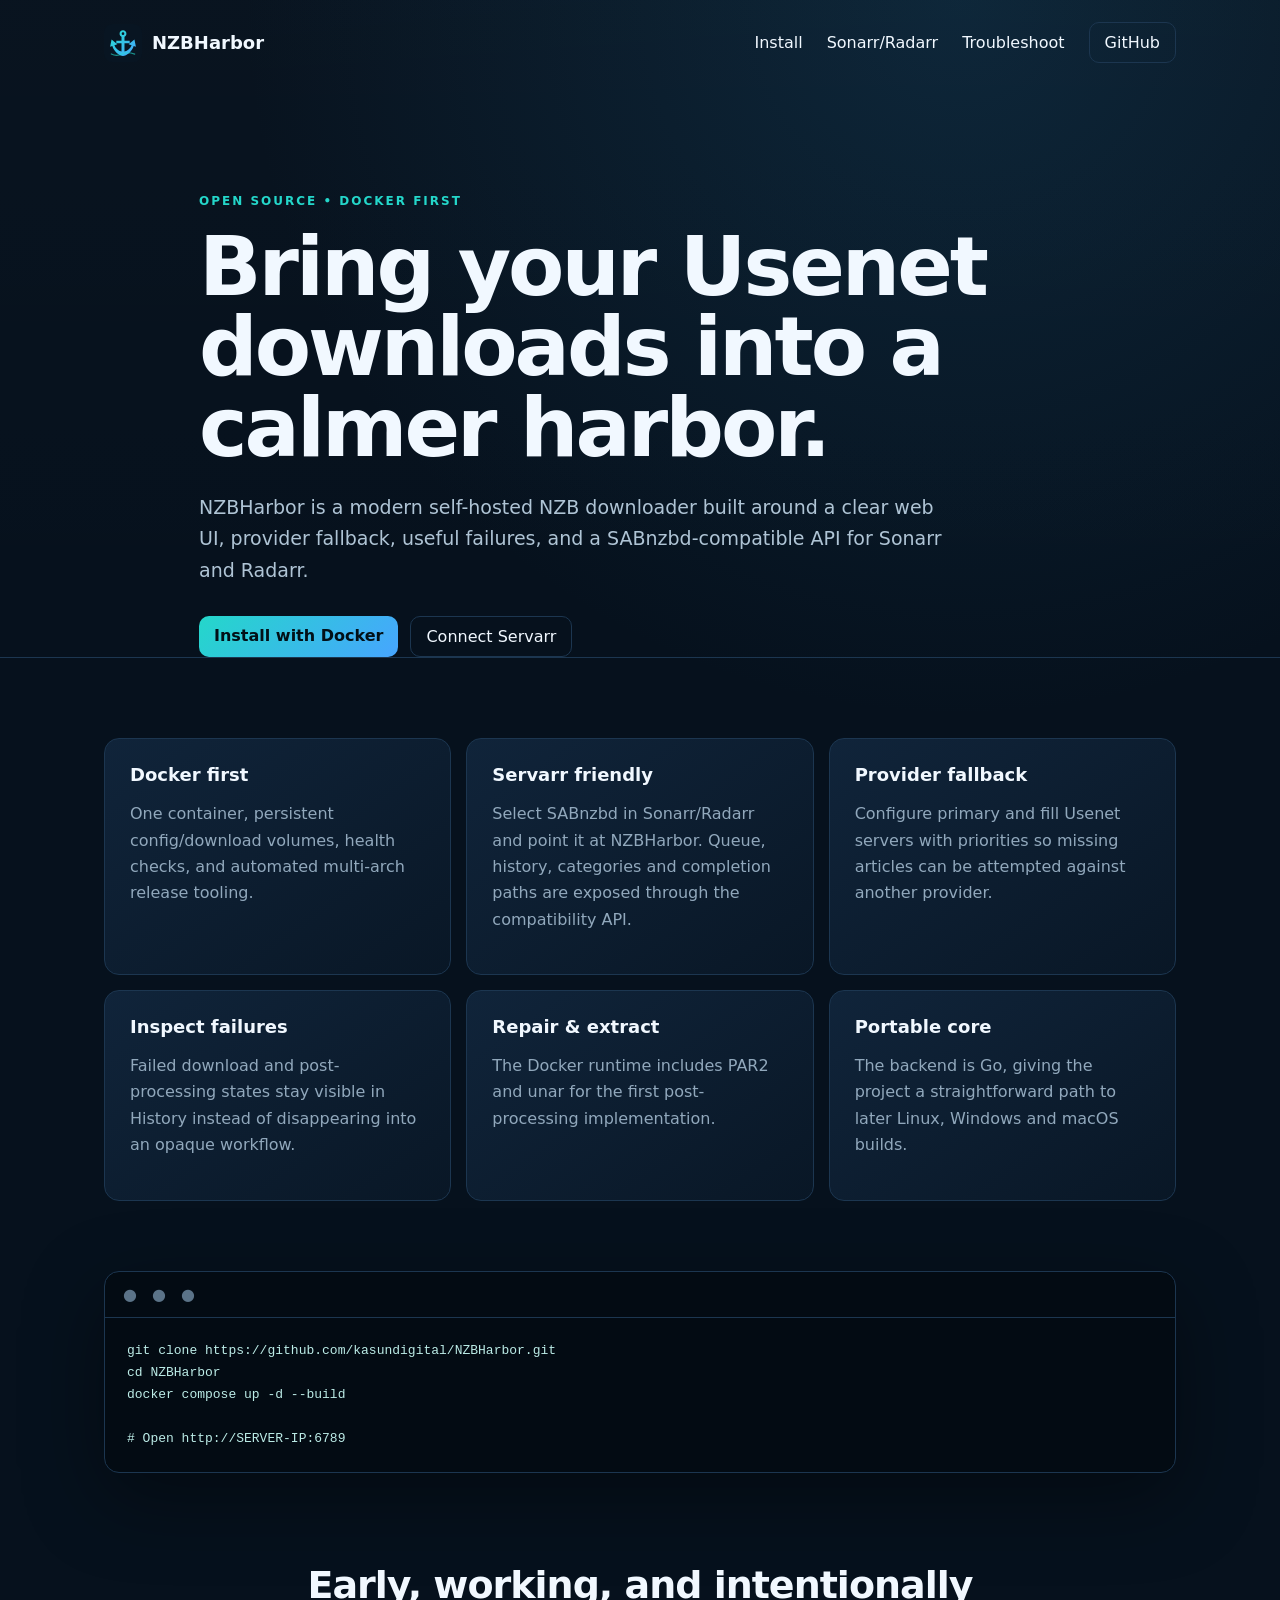
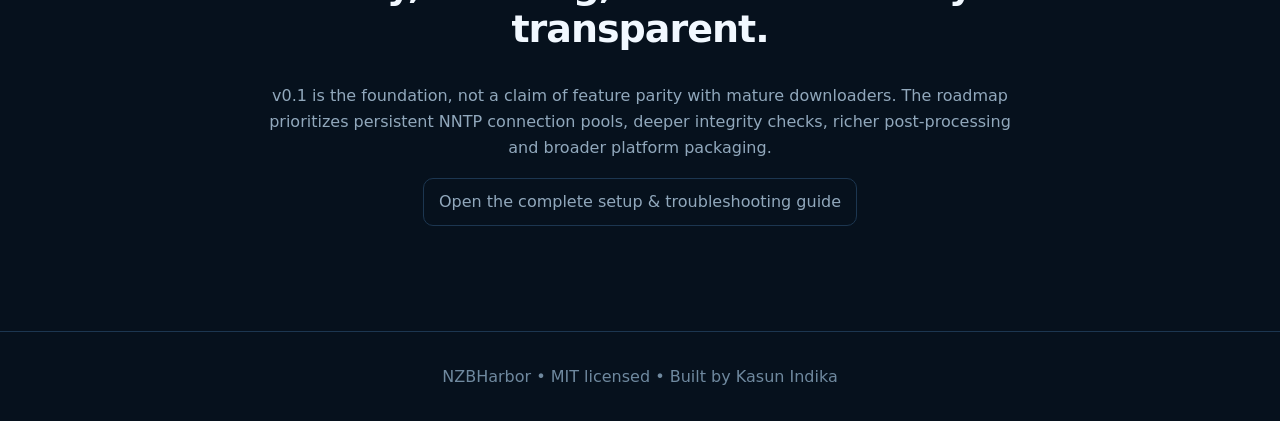
<file: docs/index.html>
<!doctype html><html lang="en"><head><meta charset="utf-8"><meta name="viewport" content="width=device-width,initial-scale=1"><title>NZBHarbor — Docker-first NZB downloader</title><link rel="icon" href="logo.svg"><link rel="stylesheet" href="site.css"></head><body><header><nav><a class="brand" href="./"><img src="logo.svg" alt=""><b>NZBHarbor</b></a><div><a href="help.html#install">Install</a><a href="help.html#servarr">Sonarr/Radarr</a><a href="help.html#trouble">Troubleshoot</a><a class="button" href="https://github.com/kasundigital/NZBHarbor">GitHub</a></div></nav><section class="hero"><span class="eyebrow">OPEN SOURCE • DOCKER FIRST</span><h1>Bring your Usenet downloads into a calmer harbor.</h1><p>NZBHarbor is a modern self-hosted NZB downloader built around a clear web UI, provider fallback, useful failures, and a SABnzbd-compatible API for Sonarr and Radarr.</p><div class="actions"><a class="button primary" href="help.html#install">Install with Docker</a><a class="button" href="help.html#servarr">Connect Servarr</a></div></section></header><main><section class="grid"><article><b>Docker first</b><p>One container, persistent config/download volumes, health checks, and automated multi-arch release tooling.</p></article><article><b>Servarr friendly</b><p>Select SABnzbd in Sonarr/Radarr and point it at NZBHarbor. Queue, history, categories and completion paths are exposed through the compatibility API.</p></article><article><b>Provider fallback</b><p>Configure primary and fill Usenet servers with priorities so missing articles can be attempted against another provider.</p></article><article><b>Inspect failures</b><p>Failed download and post-processing states stay visible in History instead of disappearing into an opaque workflow.</p></article><article><b>Repair & extract</b><p>The Docker runtime includes PAR2 and unar for the first post-processing implementation.</p></article><article><b>Portable core</b><p>The backend is Go, giving the project a straightforward path to later Linux, Windows and macOS builds.</p></article></section><section class="terminal"><div class="dots">● ● ●</div><pre>git clone https://github.com/kasundigital/NZBHarbor.git
cd NZBHarbor
docker compose up -d --build

# Open http://SERVER-IP:6789</pre></section><section class="note"><h2>Early, working, and intentionally transparent.</h2><p>v0.1 is the foundation, not a claim of feature parity with mature downloaders. The roadmap prioritizes persistent NNTP connection pools, deeper integrity checks, richer post-processing and broader platform packaging.</p><p><a class="button" href="help.html">Open the complete setup & troubleshooting guide</a></p></section></main><footer>NZBHarbor • MIT licensed • Built by Kasun Indika</footer></body></html>
</file>
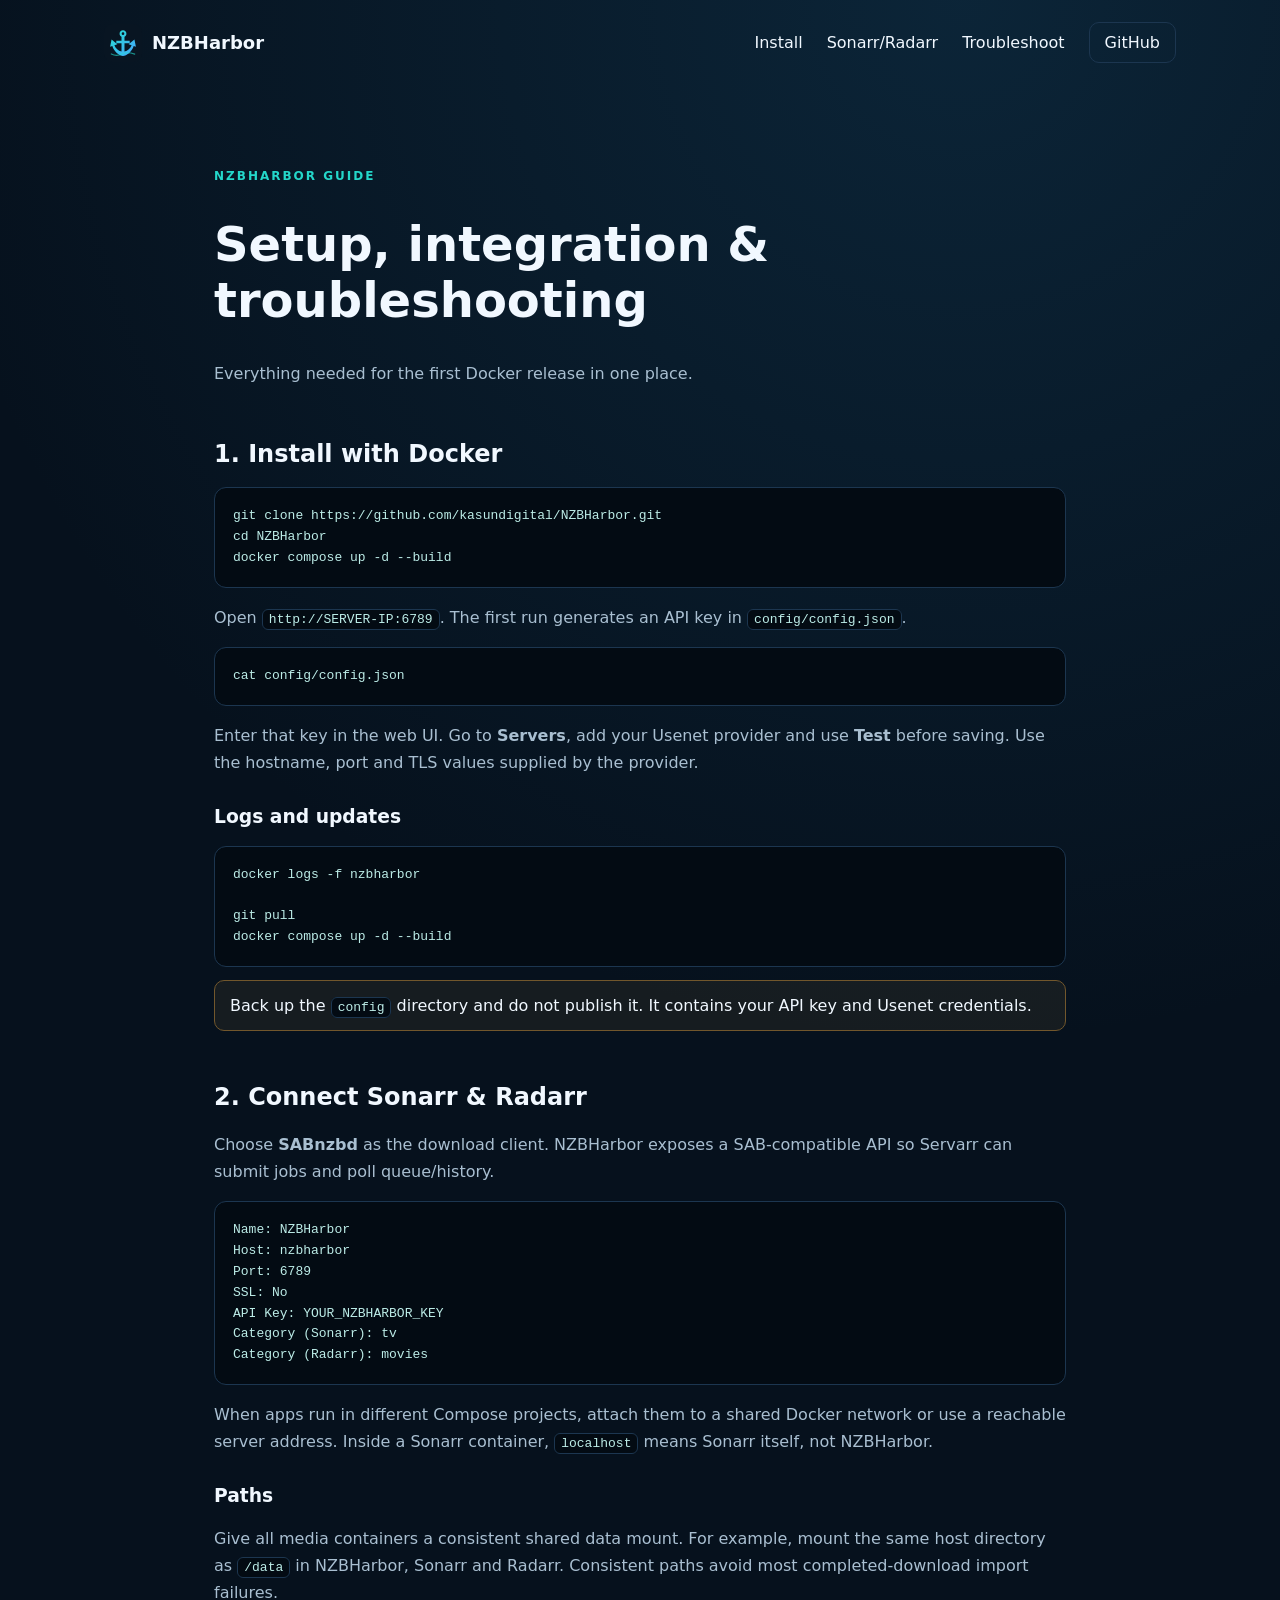
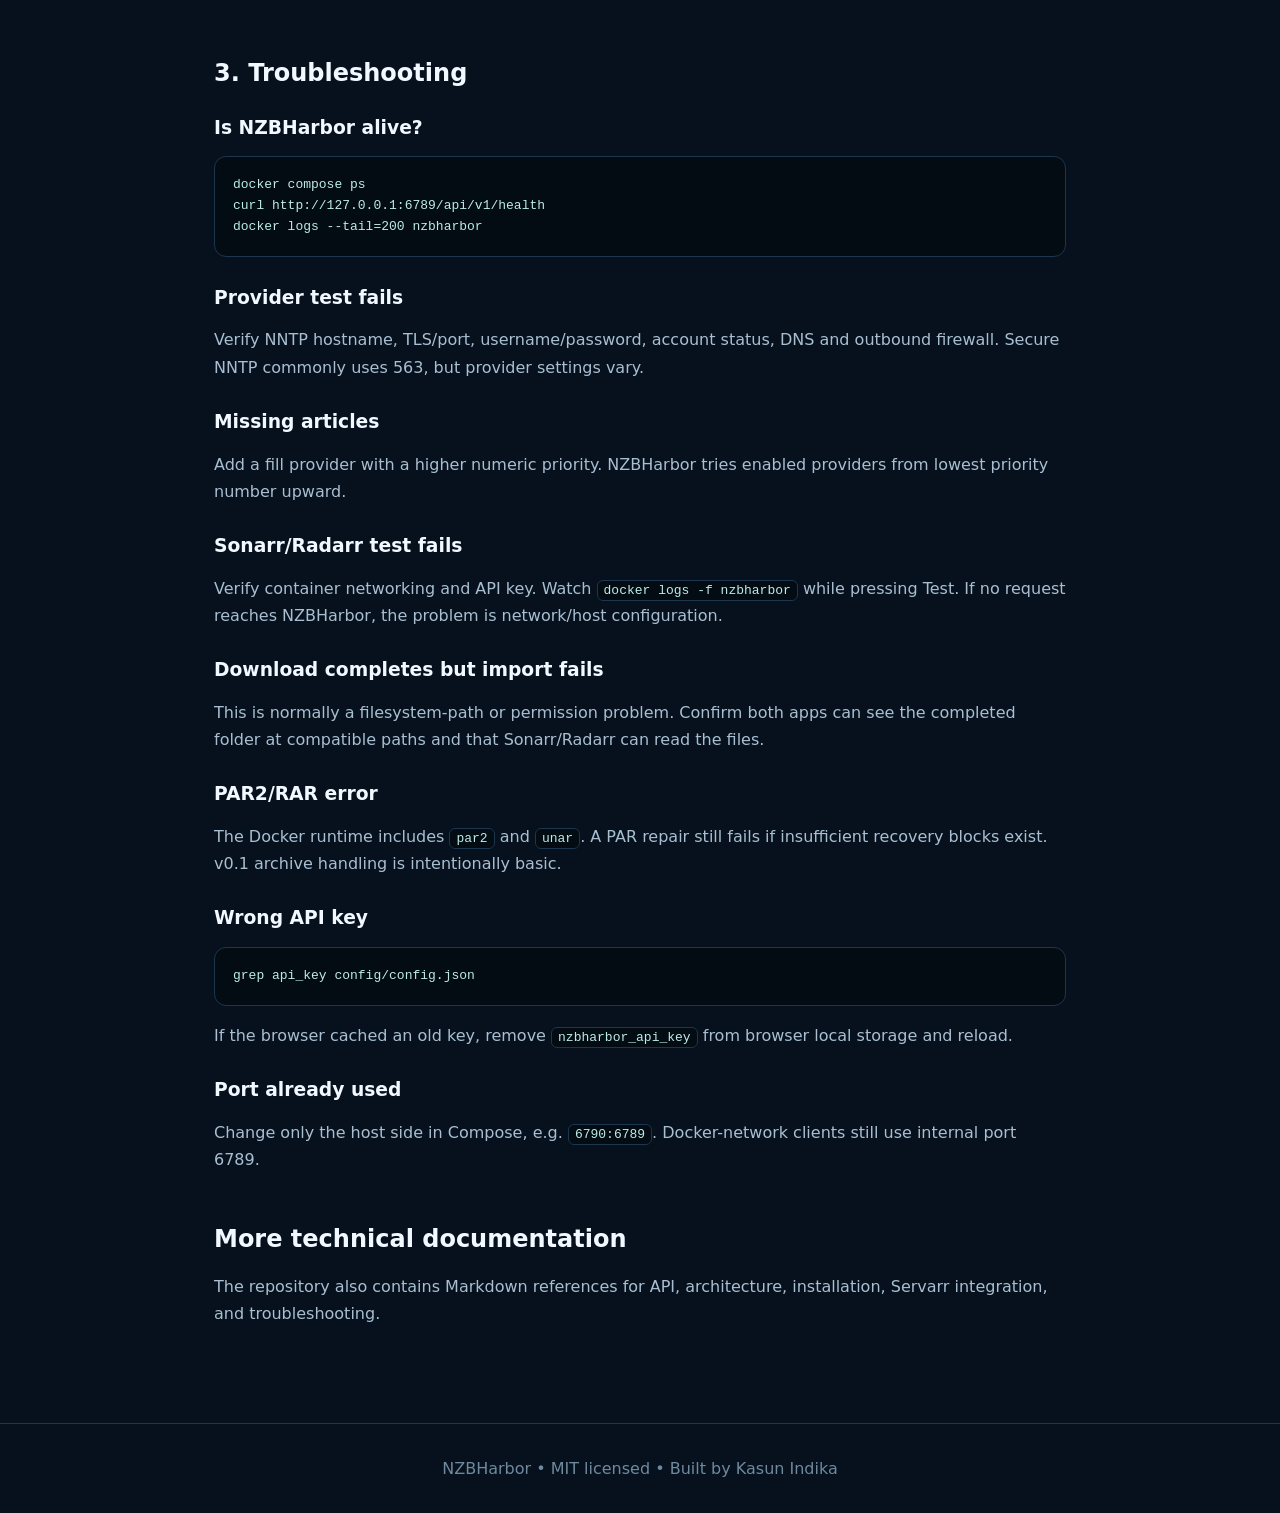
<file: docs/help.html>
<!doctype html><html lang="en"><head><meta charset="utf-8"><meta name="viewport" content="width=device-width,initial-scale=1"><title>NZBHarbor Help</title><link rel="icon" href="logo.svg"><link rel="stylesheet" href="site.css"><style>.guide{max-width:900px;margin:auto}.guide h1{font-size:48px}.guide h2{margin-top:52px}.guide h3{margin-top:30px}.guide p,.guide li{color:#a9bfd1;line-height:1.7}.guide code{background:#030b13;border:1px solid #1c3650;padding:2px 6px;border-radius:6px;color:#bcece7}.guide pre{background:#030b13;border:1px solid #1c3650;border-radius:12px;padding:18px;overflow:auto;color:#bcece7;line-height:1.6}.guide .warn{border:1px solid #72572c;background:#ffbd5910;padding:15px;border-radius:10px}</style></head><body><nav><a class="brand" href="index.html"><img src="logo.svg" alt=""><b>NZBHarbor</b></a><div><a href="#install">Install</a><a href="#servarr">Sonarr/Radarr</a><a href="#trouble">Troubleshoot</a><a class="button" href="https://github.com/kasundigital/NZBHarbor">GitHub</a></div></nav><main class="guide"><span class="eyebrow">NZBHARBOR GUIDE</span><h1>Setup, integration & troubleshooting</h1><p>Everything needed for the first Docker release in one place.</p><h2 id="install">1. Install with Docker</h2><pre>git clone https://github.com/kasundigital/NZBHarbor.git
cd NZBHarbor
docker compose up -d --build</pre><p>Open <code>http://SERVER-IP:6789</code>. The first run generates an API key in <code>config/config.json</code>.</p><pre>cat config/config.json</pre><p>Enter that key in the web UI. Go to <b>Servers</b>, add your Usenet provider and use <b>Test</b> before saving. Use the hostname, port and TLS values supplied by the provider.</p><h3>Logs and updates</h3><pre>docker logs -f nzbharbor

git pull
docker compose up -d --build</pre><div class="warn">Back up the <code>config</code> directory and do not publish it. It contains your API key and Usenet credentials.</div><h2 id="servarr">2. Connect Sonarr & Radarr</h2><p>Choose <b>SABnzbd</b> as the download client. NZBHarbor exposes a SAB-compatible API so Servarr can submit jobs and poll queue/history.</p><pre>Name: NZBHarbor
Host: nzbharbor
Port: 6789
SSL: No
API Key: YOUR_NZBHARBOR_KEY
Category (Sonarr): tv
Category (Radarr): movies</pre><p>When apps run in different Compose projects, attach them to a shared Docker network or use a reachable server address. Inside a Sonarr container, <code>localhost</code> means Sonarr itself, not NZBHarbor.</p><h3>Paths</h3><p>Give all media containers a consistent shared data mount. For example, mount the same host directory as <code>/data</code> in NZBHarbor, Sonarr and Radarr. Consistent paths avoid most completed-download import failures.</p><h2 id="trouble">3. Troubleshooting</h2><h3>Is NZBHarbor alive?</h3><pre>docker compose ps
curl http://127.0.0.1:6789/api/v1/health
docker logs --tail=200 nzbharbor</pre><h3>Provider test fails</h3><p>Verify NNTP hostname, TLS/port, username/password, account status, DNS and outbound firewall. Secure NNTP commonly uses 563, but provider settings vary.</p><h3>Missing articles</h3><p>Add a fill provider with a higher numeric priority. NZBHarbor tries enabled providers from lowest priority number upward.</p><h3>Sonarr/Radarr test fails</h3><p>Verify container networking and API key. Watch <code>docker logs -f nzbharbor</code> while pressing Test. If no request reaches NZBHarbor, the problem is network/host configuration.</p><h3>Download completes but import fails</h3><p>This is normally a filesystem-path or permission problem. Confirm both apps can see the completed folder at compatible paths and that Sonarr/Radarr can read the files.</p><h3>PAR2/RAR error</h3><p>The Docker runtime includes <code>par2</code> and <code>unar</code>. A PAR repair still fails if insufficient recovery blocks exist. v0.1 archive handling is intentionally basic.</p><h3>Wrong API key</h3><pre>grep api_key config/config.json</pre><p>If the browser cached an old key, remove <code>nzbharbor_api_key</code> from browser local storage and reload.</p><h3>Port already used</h3><p>Change only the host side in Compose, e.g. <code>6790:6789</code>. Docker-network clients still use internal port 6789.</p><h2>More technical documentation</h2><p>The repository also contains Markdown references for <a href="guides/API.md">API</a>, <a href="guides/ARCHITECTURE.md">architecture</a>, <a href="guides/INSTALL.md">installation</a>, <a href="guides/SONARR-RADARR.md">Servarr integration</a>, and <a href="guides/TROUBLESHOOTING.md">troubleshooting</a>.</p></main><footer>NZBHarbor • MIT licensed • Built by Kasun Indika</footer></body></html>
</file>
<file: docs/site.css>
:root{color-scheme:dark;font-family:Inter,ui-sans-serif,system-ui,-apple-system,"Segoe UI",sans-serif;--bg:#06111d;--panel:#0d1c2c;--line:#1c3650;--text:#f1f8ff;--muted:#91a8bc;--a:#24d7ca;--b:#47a5ff}*{box-sizing:border-box}body{margin:0;background:radial-gradient(circle at 75% 0,#164c6d55,transparent 32%),var(--bg);color:var(--text)}a{color:inherit;text-decoration:none}header{min-height:650px;border-bottom:1px solid var(--line);background:linear-gradient(180deg,#ffffff03,transparent)}nav{max-width:1120px;margin:auto;padding:22px 24px;display:flex;justify-content:space-between;align-items:center}nav>div{display:flex;align-items:center;gap:24px}.brand{display:flex;align-items:center;gap:10px;font-size:18px}.brand img{width:38px;height:38px}.button{display:inline-block;border:1px solid var(--line);padding:10px 15px;border-radius:10px}.button.primary{background:linear-gradient(135deg,var(--a),var(--b));border:0;color:#021017;font-weight:800}.hero{max-width:930px;margin:105px auto 0;padding:0 24px}.eyebrow{font-size:12px;letter-spacing:2px;color:var(--a);font-weight:800}.hero h1{font-size:clamp(46px,7vw,82px);line-height:.98;letter-spacing:-3px;margin:18px 0 24px}.hero p{max-width:760px;color:#afc4d5;font-size:19px;line-height:1.65}.actions{display:flex;gap:12px;margin-top:30px}main{max-width:1120px;margin:auto;padding:80px 24px}.grid{display:grid;grid-template-columns:repeat(3,1fr);gap:15px}.grid article{border:1px solid var(--line);background:linear-gradient(145deg,#10243a,#091726);padding:25px;border-radius:15px}.grid b{font-size:18px}.grid p,.note p{color:var(--muted);line-height:1.65}.terminal{margin:70px auto;border:1px solid var(--line);border-radius:15px;background:#030b13;overflow:auto;box-shadow:0 25px 80px #0006}.dots{padding:13px 18px;border-bottom:1px solid var(--line);color:#5b7388;letter-spacing:5px}.terminal pre{padding:22px;margin:0;color:#bcece7;line-height:1.7}.note{text-align:center;max-width:760px;margin:90px auto 25px}.note h2{font-size:38px;letter-spacing:-1px}footer{border-top:1px solid var(--line);text-align:center;color:#6f899f;padding:35px}@media(max-width:800px){nav>div a:not(.button){display:none}.hero{margin-top:65px}.hero h1{letter-spacing:-2px}.grid{grid-template-columns:1fr}.actions{flex-direction:column}.actions a{text-align:center}}
</file>
